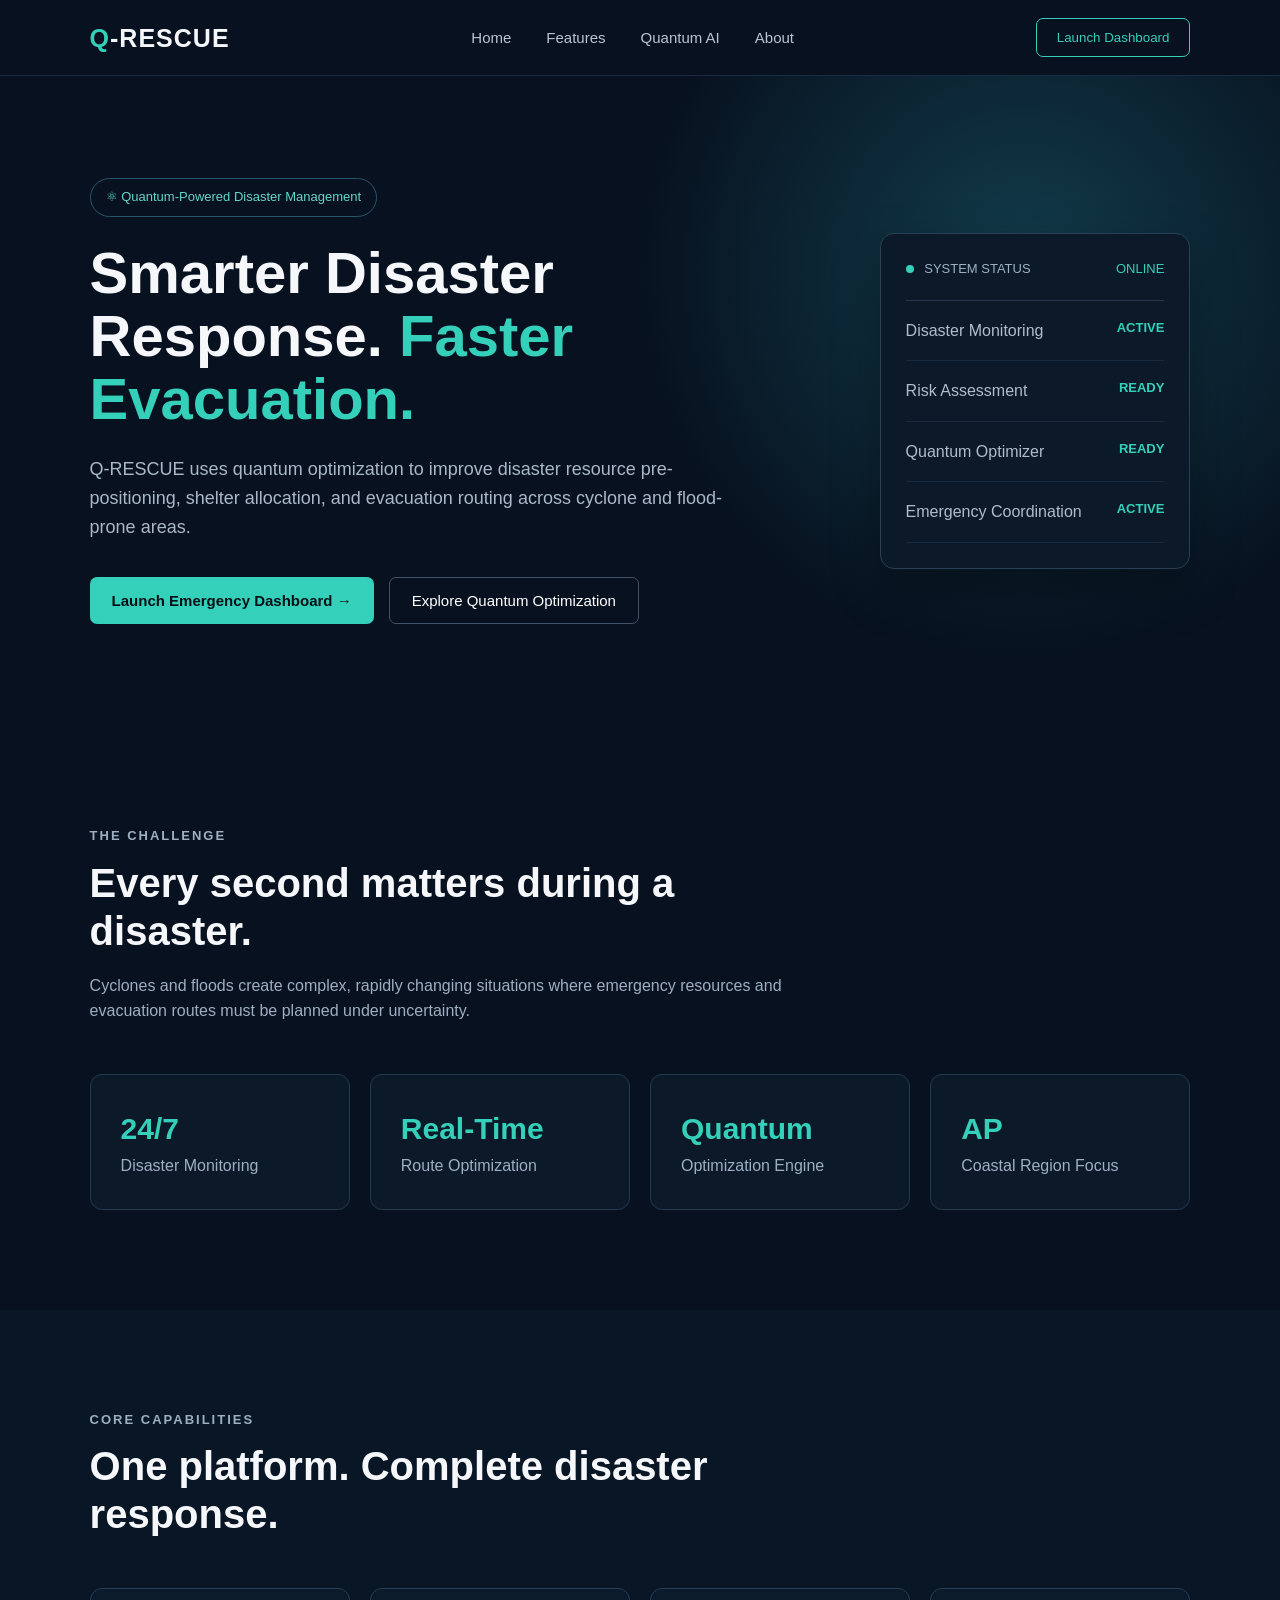
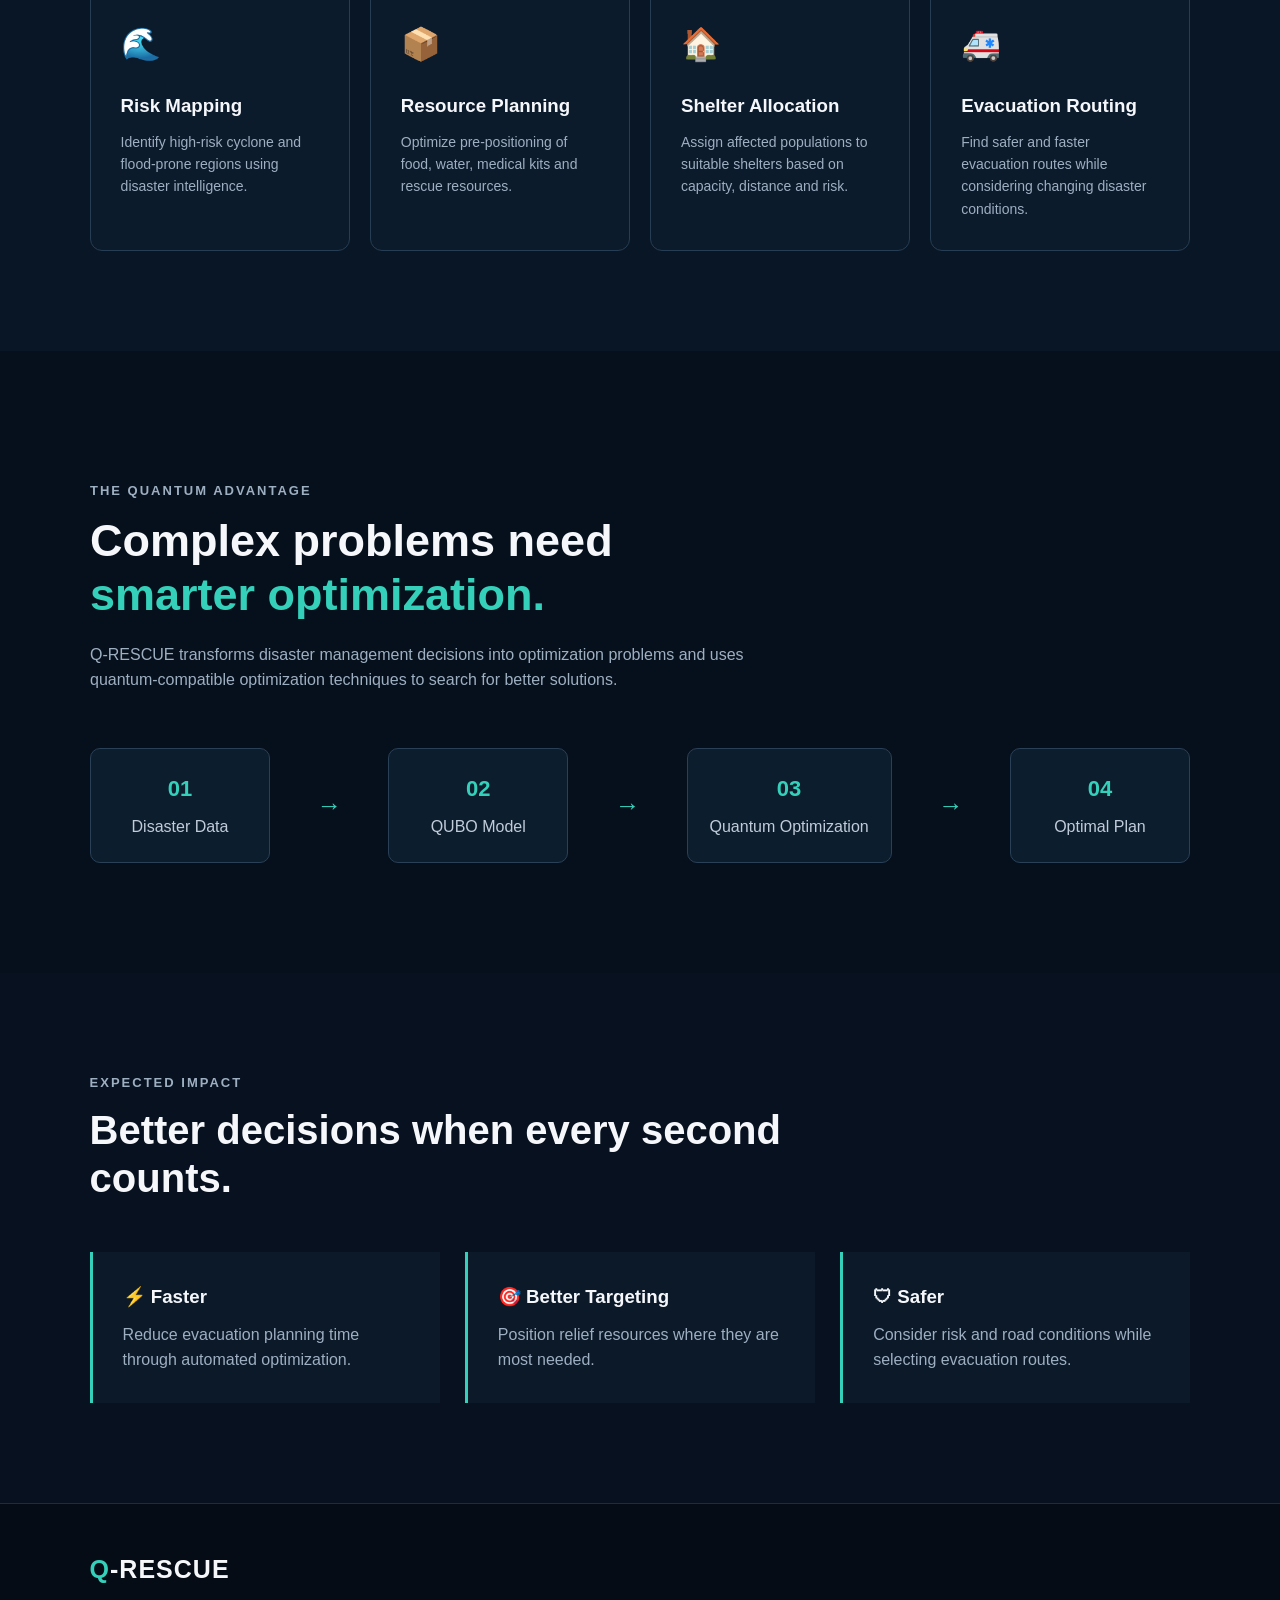
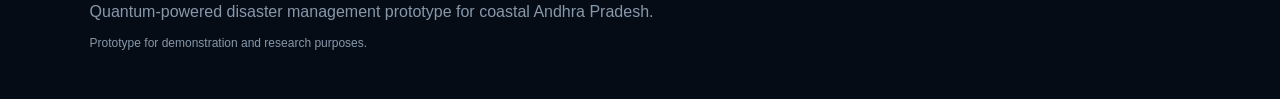
<file: frontend/index.html>
<!DOCTYPE html>
<html lang="en">
<head>
    <meta charset="UTF-8">
    <meta name="viewport" content="width=device-width, initial-scale=1.0">

    <title>Q-RESCUE | Quantum Disaster Management</title>

    <link rel="stylesheet" href="style.css">
</head>

<body>

    <!-- Navigation Bar -->
    <nav class="navbar">

        <div class="logo">
            <span>Q</span>-RESCUE
        </div>

        <div class="nav-links">
            <a href="#home">Home</a>
            <a href="#features">Features</a>
            <a href="#quantum">Quantum AI</a>
            <a href="#about">About</a>
        </div>

        <button class="dashboard-btn" onclick="openDashboard()">
            Launch Dashboard
        </button>

    </nav>


    <!-- Hero Section -->
    <section id="home" class="hero">

        <div class="hero-content">

            <div class="badge">
                ⚛ Quantum-Powered Disaster Management
            </div>

            <h1>
                Smarter Disaster Response.
                <span>Faster Evacuation.</span>
            </h1>

            <p>
                Q-RESCUE uses quantum optimization to improve
                disaster resource pre-positioning, shelter allocation,
                and evacuation routing across cyclone and flood-prone areas.
            </p>

            <div class="hero-buttons">

                <button class="primary-btn" onclick="openDashboard()">
                    Launch Emergency Dashboard →
                </button>

                <button class="secondary-btn" onclick="scrollToQuantum()">
                    Explore Quantum Optimization
                </button>

            </div>

        </div>


        <!-- Emergency Status Card -->
        <div class="status-card">

            <div class="status-header">
                <span class="live-dot"></span>
                SYSTEM STATUS
                <span class="online">ONLINE</span>
            </div>

            <div class="status-line">
                <span>Disaster Monitoring</span>
                <strong>ACTIVE</strong>
            </div>

            <div class="status-line">
                <span>Risk Assessment</span>
                <strong>READY</strong>
            </div>

            <div class="status-line">
                <span>Quantum Optimizer</span>
                <strong>READY</strong>
            </div>

            <div class="status-line">
                <span>Emergency Coordination</span>
                <strong>ACTIVE</strong>
            </div>

        </div>

    </section>


    <!-- Problem Section -->
    <section class="problem-section">

        <div class="section-heading">

            <p class="small-title">THE CHALLENGE</p>

            <h2>
                Every second matters during a disaster.
            </h2>

            <p>
                Cyclones and floods create complex, rapidly changing
                situations where emergency resources and evacuation
                routes must be planned under uncertainty.
            </p>

        </div>


        <div class="stats">

            <div class="stat-card">
                <h3>24/7</h3>
                <p>Disaster Monitoring</p>
            </div>

            <div class="stat-card">
                <h3>Real-Time</h3>
                <p>Route Optimization</p>
            </div>

            <div class="stat-card">
                <h3>Quantum</h3>
                <p>Optimization Engine</p>
            </div>

            <div class="stat-card">
                <h3>AP</h3>
                <p>Coastal Region Focus</p>
            </div>

        </div>

    </section>


    <!-- Features -->
    <section id="features" class="features-section">

        <div class="section-heading">

            <p class="small-title">CORE CAPABILITIES</p>

            <h2>
                One platform. Complete disaster response.
            </h2>

        </div>


        <div class="feature-grid">

            <div class="feature-card">

                <div class="feature-icon">🌊</div>

                <h3>Risk Mapping</h3>

                <p>
                    Identify high-risk cyclone and flood-prone
                    regions using disaster intelligence.
                </p>

            </div>


            <div class="feature-card">

                <div class="feature-icon">📦</div>

                <h3>Resource Planning</h3>

                <p>
                    Optimize pre-positioning of food, water,
                    medical kits and rescue resources.
                </p>

            </div>


            <div class="feature-card">

                <div class="feature-icon">🏠</div>

                <h3>Shelter Allocation</h3>

                <p>
                    Assign affected populations to suitable
                    shelters based on capacity, distance and risk.
                </p>

            </div>


            <div class="feature-card">

                <div class="feature-icon">🚑</div>

                <h3>Evacuation Routing</h3>

                <p>
                    Find safer and faster evacuation routes
                    while considering changing disaster conditions.
                </p>

            </div>

        </div>

    </section>


    <!-- Quantum Section -->
    <section id="quantum" class="quantum-section">

        <div class="quantum-content">

            <p class="small-title">THE QUANTUM ADVANTAGE</p>

            <h2>
                Complex problems need
                <span>smarter optimization.</span>
            </h2>

            <p>
                Q-RESCUE transforms disaster management decisions
                into optimization problems and uses quantum-compatible
                optimization techniques to search for better solutions.
            </p>


            <div class="quantum-flow">

                <div>
                    <strong>01</strong>
                    <span>Disaster Data</span>
                </div>

                <div class="arrow">→</div>

                <div>
                    <strong>02</strong>
                    <span>QUBO Model</span>
                </div>

                <div class="arrow">→</div>

                <div>
                    <strong>03</strong>
                    <span>Quantum Optimization</span>
                </div>

                <div class="arrow">→</div>

                <div>
                    <strong>04</strong>
                    <span>Optimal Plan</span>
                </div>

            </div>

        </div>

    </section>


    <!-- Impact -->
    <section id="about" class="impact-section">

        <div class="section-heading">

            <p class="small-title">EXPECTED IMPACT</p>

            <h2>
                Better decisions when every second counts.
            </h2>

        </div>


        <div class="impact-grid">

            <div>
                <h3>⚡ Faster</h3>
                <p>
                    Reduce evacuation planning time through
                    automated optimization.
                </p>
            </div>

            <div>
                <h3>🎯 Better Targeting</h3>
                <p>
                    Position relief resources where they are
                    most needed.
                </p>
            </div>

            <div>
                <h3>🛡 Safer</h3>
                <p>
                    Consider risk and road conditions while
                    selecting evacuation routes.
                </p>
            </div>

        </div>

    </section>


    <!-- Footer -->
    <footer>

        <div class="logo">
            <span>Q</span>-RESCUE
        </div>

        <p>
            Quantum-powered disaster management prototype
            for coastal Andhra Pradesh.
        </p>

        <p class="footer-note">
            Prototype for demonstration and research purposes.
        </p>

    </footer>


    <script src="script.js"></script>

</body>
</html>
</file>
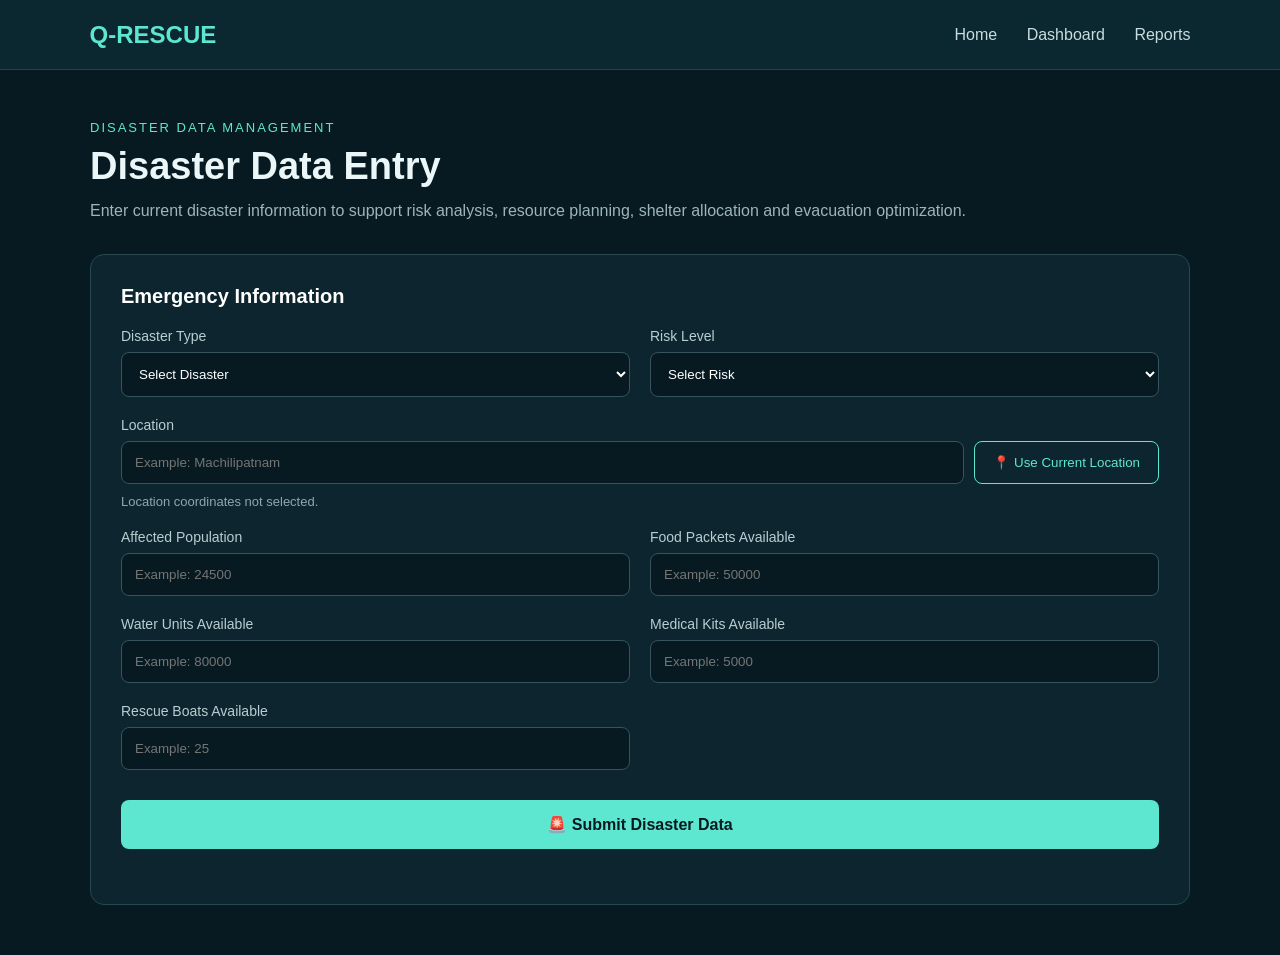
<file: frontend/disaster.html>
<!DOCTYPE html>
<html lang="en">

<head>

    <meta charset="UTF-8">

    <meta name="viewport"
          content="width=device-width, initial-scale=1.0">

    <title>Q-RESCUE | Disaster Data Entry</title>


    <style>

        * {
            box-sizing: border-box;
            margin: 0;
            padding: 0;
        }


        body {
            font-family: Arial, sans-serif;
            background: #071a21;
            color: #eaf6f7;
        }


        nav {
            height: 70px;
            background: #0b2730;

            display: flex;
            align-items: center;
            justify-content: space-between;

            padding: 0 7%;

            border-bottom: 1px solid #23434c;
        }


        .logo {
            font-size: 24px;
            font-weight: bold;
            color: #5ee7d0;
        }


        nav a {
            color: #c9dcdf;
            text-decoration: none;
            margin-left: 25px;
        }


        nav a:hover {
            color: #5ee7d0;
        }


        .container {
            width: 90%;
            max-width: 1100px;
            margin: 50px auto;
        }


        .heading {
            margin-bottom: 30px;
        }


        .small-title {
            color: #5ee7d0;
            font-size: 13px;
            letter-spacing: 2px;
            margin-bottom: 10px;
        }


        h1 {
            font-size: 38px;
            margin-bottom: 10px;
        }


        .subtitle {
            color: #9db5ba;
            line-height: 1.6;
        }


        .form-card {
            background: #0c252e;
            border: 1px solid #284750;
            border-radius: 14px;
            padding: 30px;
        }


        .section-title {
            font-size: 20px;
            margin-bottom: 20px;
            color: #ffffff;
        }


        .form-grid {
            display: grid;
            grid-template-columns: repeat(2, 1fr);
            gap: 20px;
        }


        .form-group {
            display: flex;
            flex-direction: column;
        }


        .form-group.full {
            grid-column: 1 / -1;
        }


        label {
            margin-bottom: 8px;
            color: #b9ced1;
            font-size: 14px;
        }


        input,
        select {
            padding: 13px;

            border-radius: 8px;

            border: 1px solid #35545d;

            background: #071a21;

            color: white;

            outline: none;
        }


        input:focus,
        select:focus {
            border-color: #5ee7d0;
        }


        .location-box {
            display: grid;
            grid-template-columns: 1fr auto;
            gap: 10px;
        }


        .gps-btn {
            border: 1px solid #5ee7d0;

            background: transparent;

            color: #5ee7d0;

            padding: 0 18px;

            border-radius: 8px;

            cursor: pointer;
        }


        .gps-btn:hover {
            background: #123b42;
        }


        .coordinates {
            margin-top: 10px;

            color: #8da9ae;

            font-size: 13px;
        }


        .submit-btn {
            margin-top: 30px;

            width: 100%;

            padding: 15px;

            border: none;

            border-radius: 8px;

            background: #5ee7d0;

            color: #071a21;

            font-size: 16px;

            font-weight: bold;

            cursor: pointer;
        }


        .submit-btn:hover {
            opacity: 0.9;
        }


        .submit-btn:disabled {
            opacity: 0.6;
            cursor: not-allowed;
        }


        #result {
            margin-top: 25px;
        }


        .success {
            background: #123b32;

            border: 1px solid #3dc7a9;

            padding: 18px;

            border-radius: 10px;

            color: #bff8eb;
        }


        .error {
            background: #3a2020;

            border: 1px solid #d96b6b;

            padding: 18px;

            border-radius: 10px;

            color: #ffd0d0;
        }


        .loading {
            background: #12323a;

            border: 1px solid #5ee7d0;

            padding: 18px;

            border-radius: 10px;

            color: #c9f8f1;
        }


        @media (max-width: 700px) {

            .form-grid {
                grid-template-columns: 1fr;
            }


            .form-group.full {
                grid-column: auto;
            }


            .location-box {
                grid-template-columns: 1fr;
            }


            .gps-btn {
                padding: 12px;
            }


            h1 {
                font-size: 30px;
            }

        }

    </style>

</head>


<body>


<nav>

    <div class="logo">
        Q-RESCUE
    </div>


    <div>

        <a href="index.html">
            Home
        </a>

        <a href="dashboard.html">
            Dashboard
        </a>

        <a href="reports.html">
            Reports
        </a>

    </div>

</nav>



<div class="container">


    <div class="heading">

        <p class="small-title">
            DISASTER DATA MANAGEMENT
        </p>


        <h1>
            Disaster Data Entry
        </h1>


        <p class="subtitle">
            Enter current disaster information to support risk analysis,
            resource planning, shelter allocation and evacuation optimization.
        </p>

    </div>



    <div class="form-card">


        <h2 class="section-title">
            Emergency Information
        </h2>



        <form id="disasterForm">


            <div class="form-grid">


                <!-- DISASTER TYPE -->

                <div class="form-group">

                    <label>
                        Disaster Type
                    </label>


                    <select id="disasterType" required>

                        <option value="">
                            Select Disaster
                        </option>

                        <option value="Cyclone">
                            Cyclone
                        </option>

                        <option value="Flood">
                            Flood
                        </option>

                        <option value="Cyclone + Flood">
                            Cyclone + Flood
                        </option>

                    </select>

                </div>



                <!-- RISK LEVEL -->

                <div class="form-group">

                    <label>
                        Risk Level
                    </label>


                    <select id="riskLevel" required>

                        <option value="">
                            Select Risk
                        </option>

                        <option value="HIGH">
                            HIGH
                        </option>

                        <option value="MEDIUM">
                            MEDIUM
                        </option>

                        <option value="LOW">
                            LOW
                        </option>

                    </select>

                </div>



                <!-- LOCATION -->

                <div class="form-group full">

                    <label>
                        Location
                    </label>


                    <div class="location-box">

                        <input
                            type="text"
                            id="location"
                            placeholder="Example: Machilipatnam"
                            required
                        >


                        <button
                            type="button"
                            class="gps-btn"
                            onclick="getCurrentLocation()"
                        >
                            📍 Use Current Location
                        </button>

                    </div>


                    <div
                        id="coordinates"
                        class="coordinates"
                    >
                        Location coordinates not selected.
                    </div>

                </div>



                <!-- POPULATION -->

                <div class="form-group">

                    <label>
                        Affected Population
                    </label>


                    <input
                        type="number"
                        id="population"
                        placeholder="Example: 24500"
                        min="0"
                        required
                    >

                </div>



                <!-- FOOD -->

                <div class="form-group">

                    <label>
                        Food Packets Available
                    </label>


                    <input
                        type="number"
                        id="food"
                        placeholder="Example: 50000"
                        min="0"
                        required
                    >

                </div>



                <!-- WATER -->

                <div class="form-group">

                    <label>
                        Water Units Available
                    </label>


                    <input
                        type="number"
                        id="water"
                        placeholder="Example: 80000"
                        min="0"
                        required
                    >

                </div>



                <!-- MEDICAL -->

                <div class="form-group">

                    <label>
                        Medical Kits Available
                    </label>


                    <input
                        type="number"
                        id="medical"
                        placeholder="Example: 5000"
                        min="0"
                        required
                    >

                </div>



                <!-- RESCUE BOATS -->

                <div class="form-group">

                    <label>
                        Rescue Boats Available
                    </label>


                    <input
                        type="number"
                        id="boats"
                        placeholder="Example: 25"
                        min="0"
                        required
                    >

                </div>


            </div>



            <button
                type="submit"
                class="submit-btn"
                id="submitBtn"
            >
                🚨 Submit Disaster Data
            </button>


        </form>



        <div id="result"></div>


    </div>


</div>




<script>


/* =========================================
   Q-RESCUE LIVE BACKEND
========================================= */

const API_BASE =
    "https://q-rescue2.onrender.com";



/* =========================================
   GPS VARIABLES
========================================= */

let latitude = null;

let longitude = null;



/* =========================================
   CURRENT LOCATION
========================================= */

function getCurrentLocation() {


    const locationInput =
        document.getElementById("location");


    const coordinates =
        document.getElementById("coordinates");



    if (!navigator.geolocation) {

        alert(
            "Geolocation is not supported by this browser."
        );

        return;
    }



    locationInput.value =
        "Getting your location...";


    coordinates.innerText =
        "Getting GPS coordinates...";



    navigator.geolocation.getCurrentPosition(


        async function(position) {


            latitude =
                position.coords.latitude;


            longitude =
                position.coords.longitude;



            coordinates.innerText =
                "Latitude: " +
                latitude.toFixed(6) +
                " | Longitude: " +
                longitude.toFixed(6);



            /* REVERSE GEOCODING */

            try {


                const response =
                    await fetch(
                        `https://nominatim.openstreetmap.org/reverse?format=json&lat=${latitude}&lon=${longitude}&zoom=18&addressdetails=1`,
                        {
                            headers: {
                                "Accept":
                                    "application/json"
                            }
                        }
                    );



                if (!response.ok) {

                    throw new Error(
                        "Reverse geocoding failed"
                    );

                }



                const data =
                    await response.json();



                if (
                    data &&
                    data.address
                ) {


                    const address =
                        data.address;



                    const fullAddress = [

                        address.house_number,

                        address.road,

                        address.neighbourhood,

                        address.suburb,

                        address.city ||
                        address.town ||
                        address.village,

                        address.state,

                        address.postcode

                    ]
                    .filter(Boolean)
                    .join(", ");



                    locationInput.value =
                        fullAddress;

                }

                else {

                    locationInput.value =
                        "Address not found";

                }


            }


            catch (error) {


                console.error(
                    "Reverse geocoding error:",
                    error
                );


                locationInput.value = "";


                alert(
                    "Unable to get the address. Please enter the location manually."
                );

            }


        },


        function(error) {


            locationInput.value = "";


            coordinates.innerText =
                "Location coordinates not selected.";



            if (
                error.code ===
                error.PERMISSION_DENIED
            ) {


                alert(
                    "Location permission denied. Please allow location access."
                );

            }


            else if (
                error.code ===
                error.POSITION_UNAVAILABLE
            ) {


                alert(
                    "Location information is unavailable."
                );

            }


            else if (
                error.code ===
                error.TIMEOUT
            ) {


                alert(
                    "Location request timed out. Please try again."
                );

            }


        }

    );

}



/* =========================================
   SUBMIT DISASTER DATA
========================================= */

document
    .getElementById("disasterForm")
    .addEventListener(
        "submit",
        async function(event) {


            event.preventDefault();



            const result =
                document.getElementById(
                    "result"
                );


            const submitBtn =
                document.getElementById(
                    "submitBtn"
                );



            /* =====================================
               COLLECT FORM DATA
            ===================================== */

            const data = {

                disaster_type:
                    document
                        .getElementById(
                            "disasterType"
                        )
                        .value,


                risk_level:
                    document
                        .getElementById(
                            "riskLevel"
                        )
                        .value,


                location:
                    document
                        .getElementById(
                            "location"
                        )
                        .value.trim(),


                latitude:
                    latitude,


                longitude:
                    longitude,


                population:
                    Number(
                        document
                            .getElementById(
                                "population"
                            )
                            .value
                    ),


                food:
                    Number(
                        document
                            .getElementById(
                                "food"
                            )
                            .value
                    ),


                water:
                    Number(
                        document
                            .getElementById(
                                "water"
                            )
                            .value
                    ),


                medical_kits:
                    Number(
                        document
                            .getElementById(
                                "medical"
                            )
                            .value
                    ),


                rescue_boats:
                    Number(
                        document
                            .getElementById(
                                "boats"
                            )
                            .value
                    )

            };



            /* =====================================
               SHOW LOADING
            ===================================== */

            result.innerHTML = `

                <div class="loading">

                    ⏳ Connecting to Q-RESCUE backend...

                    <br><br>

                    Please wait.

                </div>

            `;



            submitBtn.disabled = true;

            submitBtn.innerText =
                "⏳ Submitting Data...";



            /* =====================================
               REQUEST TIMEOUT
            ===================================== */

            const controller =
                new AbortController();


            const timeout =
                setTimeout(
                    function() {

                        controller.abort();

                    },
                    90000
                );



            try {


                /* =================================
                   SEND DATA TO RENDER BACKEND
                ================================= */

                const response =
                    await fetch(
                        API_BASE +
                        "/api/disasters",
                        {

                            method: "POST",


                            headers: {

                                "Content-Type":
                                    "application/json",

                                "Accept":
                                    "application/json"

                            },


                            body:
                                JSON.stringify(
                                    data
                                ),


                            signal:
                                controller.signal

                        }
                    );



                clearTimeout(timeout);



                /* =================================
                   READ RESPONSE SAFELY
                ================================= */

                const responseText =
                    await response.text();


                let responseData = {};


                try {

                    responseData =
                        JSON.parse(
                            responseText
                        );

                }

                catch (jsonError) {

                    responseData = {

                        error:
                            responseText ||
                            "Invalid response from backend."

                    };

                }



                /* =================================
                   SUCCESS
                ================================= */

                if (response.ok) {


                    result.innerHTML = `

                        <div class="success">

                            <strong>
                                ✓ Disaster data submitted successfully!
                            </strong>

                            <br><br>

                            Record ID:
                            ${responseData.id ?? "N/A"}

                            <br>

                            Location:
                            ${responseData.location ?? data.location}

                            <br>

                            Risk Level:
                            ${responseData.risk_level ?? data.risk_level}

                        </div>

                    `;



                    /* RESET FORM */

                    document
                        .getElementById(
                            "disasterForm"
                        )
                        .reset();


                    latitude = null;

                    longitude = null;


                    document
                        .getElementById(
                            "coordinates"
                        )
                        .innerText =
                        "Location coordinates not selected.";

                }



                /* =================================
                   BACKEND ERROR
                ================================= */

                else {


                    result.innerHTML = `

                        <div class="error">

                            <strong>
                                ✗ Unable to submit disaster data.
                            </strong>

                            <br><br>

                            ${
                                responseData.error ||
                                `Server returned HTTP ${response.status}.`
                            }

                        </div>

                    `;

                }


            }



            /* =====================================
               REQUEST TIMEOUT
            ===================================== */

            catch (error) {


                clearTimeout(timeout);


                console.error(
                    "Submit error:",
                    error
                );



                if (
                    error.name ===
                    "AbortError"
                ) {


                    result.innerHTML = `

                        <div class="error">

                            <strong>
                                ⏱ Backend is taking too long to respond.
                            </strong>

                            <br><br>

                            The Render backend may have been sleeping.
                            Please wait a little and click
                            <strong>Submit Disaster Data</strong>
                            again.

                        </div>

                    `;

                }


                else {


                    result.innerHTML = `

                        <div class="error">

                            <strong>
                                ✗ Backend connection failed.
                            </strong>

                            <br><br>

                            Please make sure the Q-RESCUE backend is running
                            and try again.

                            <br><br>

                            Backend:
                            ${API_BASE}

                        </div>

                    `;

                }


            }



            finally {


                submitBtn.disabled = false;


                submitBtn.innerText =
                    "🚨 Submit Disaster Data";

            }


        }

    );


</script>


</body>

</html>
</file>
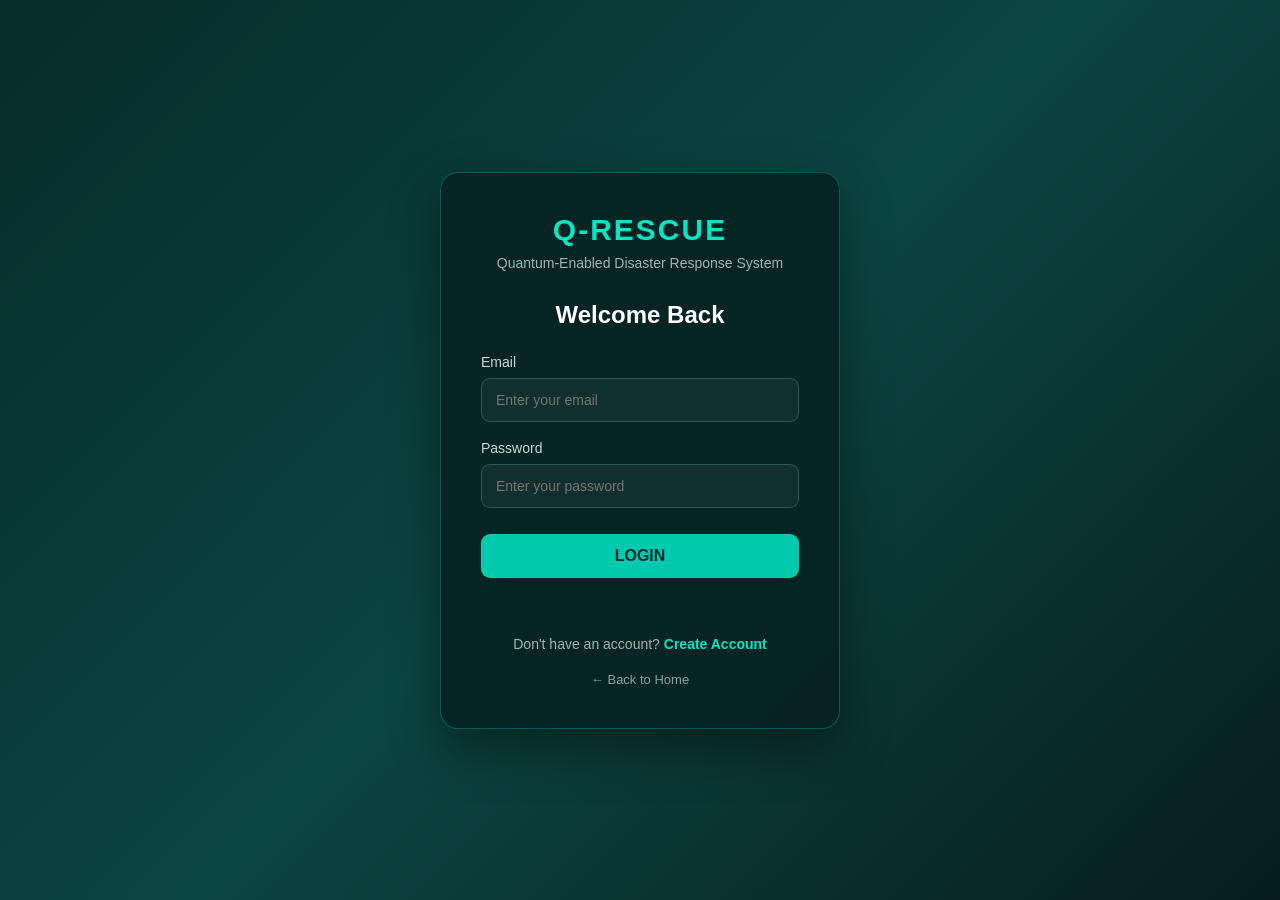
<file: frontend/login.html>
<!DOCTYPE html>
<html lang="en">
<head>
    <meta charset="UTF-8">
    <meta name="viewport" content="width=device-width, initial-scale=1.0">
    <title>Q-RESCUE | Login</title>

    <style>
        * {
            margin: 0;
            padding: 0;
            box-sizing: border-box;
            font-family: Arial, sans-serif;
        }

        body {
            min-height: 100vh;
            background: linear-gradient(135deg, #062c2b, #0b4542, #071d1d);
            display: flex;
            align-items: center;
            justify-content: center;
            color: white;
        }

        .login-container {
            width: 400px;
            padding: 40px;
            background: rgba(7, 35, 34, 0.95);
            border: 1px solid rgba(0, 255, 220, 0.25);
            border-radius: 18px;
            box-shadow: 0 20px 50px rgba(0, 0, 0, 0.4);
        }

        .logo {
            text-align: center;
            font-size: 30px;
            font-weight: bold;
            letter-spacing: 2px;
            color: #00e6c3;
            margin-bottom: 8px;
        }

        .subtitle {
            text-align: center;
            color: #9bb8b5;
            font-size: 14px;
            margin-bottom: 30px;
        }

        h2 {
            text-align: center;
            margin-bottom: 25px;
            font-size: 24px;
        }

        .input-group {
            margin-bottom: 18px;
        }

        label {
            display: block;
            margin-bottom: 8px;
            color: #c7dcda;
            font-size: 14px;
        }

        input {
            width: 100%;
            padding: 13px 14px;
            border: 1px solid #315957;
            border-radius: 9px;
            background: #102f2e;
            color: white;
            outline: none;
            font-size: 14px;
        }

        input:focus {
            border-color: #00e6c3;
            box-shadow: 0 0 8px rgba(0, 230, 195, 0.15);
        }

        .login-btn {
            width: 100%;
            padding: 13px;
            margin-top: 8px;
            border: none;
            border-radius: 9px;
            background: #00c9ad;
            color: #062c2b;
            font-size: 16px;
            font-weight: bold;
            cursor: pointer;
            transition: 0.3s;
        }

        .login-btn:hover {
            background: #00e6c3;
            transform: translateY(-1px);
        }

        .login-btn:disabled {
            opacity: 0.6;
            cursor: not-allowed;
            transform: none;
        }

        .message {
            text-align: center;
            margin-top: 15px;
            font-size: 14px;
            min-height: 18px;
        }

        .signup-text {
            text-align: center;
            margin-top: 25px;
            color: #9bb8b5;
            font-size: 14px;
        }

        .signup-text a {
            color: #00e6c3;
            text-decoration: none;
            font-weight: bold;
        }

        .signup-text a:hover {
            text-decoration: underline;
        }

        .back-home {
            text-align: center;
            margin-top: 18px;
        }

        .back-home a {
            color: #7fa7a3;
            text-decoration: none;
            font-size: 13px;
        }

        .back-home a:hover {
            color: #00e6c3;
        }

        @media (max-width: 480px) {
            .login-container {
                width: 90%;
                padding: 30px 25px;
            }
        }
    </style>
</head>

<body>

    <div class="login-container">

        <div class="logo">Q-RESCUE</div>

        <div class="subtitle">
            Quantum-Enabled Disaster Response System
        </div>

        <h2>Welcome Back</h2>

        <form id="loginForm">

            <div class="input-group">
                <label for="email">Email</label>

                <input
                    type="email"
                    id="email"
                    placeholder="Enter your email"
                    required
                >
            </div>

            <div class="input-group">
                <label for="password">Password</label>

                <input
                    type="password"
                    id="password"
                    placeholder="Enter your password"
                    required
                >
            </div>

            <button
                type="submit"
                class="login-btn"
                id="loginButton"
            >
                LOGIN
            </button>

        </form>

        <div id="message" class="message"></div>

        <div class="signup-text">
            Don't have an account?
            <a href="signup.html">Create Account</a>
        </div>

        <div class="back-home">
            <a href="index.html">← Back to Home</a>
        </div>

    </div>


    <!-- ================= LOGIN JAVASCRIPT ================= -->

    <script>

        document
            .getElementById("loginForm")
            .addEventListener("submit", async function(e) {

                e.preventDefault();

                const email =
                    document.getElementById("email").value.trim();

                const password =
                    document.getElementById("password").value;

                const message =
                    document.getElementById("message");

                const loginButton =
                    document.getElementById("loginButton");


                // Clear previous message
                message.textContent = "";


                // Disable button while checking
                loginButton.disabled = true;
                loginButton.textContent = "CHECKING...";


                try {

                    const response = await fetch(
                        "https://q-rescue2.onrender.com/api/login",
                        {
                            method: "POST",

                            headers: {
                                "Content-Type": "application/json"
                            },

                            body: JSON.stringify({
                                email: email,
                                password: password
                            })
                        }
                    );


                    const data = await response.json();


                    // ================= SUCCESS =================

                    if (response.ok && data.success) {

                        message.textContent =
                            "Login successful!";

                        message.style.color =
                            "#00ff88";


                        // Save logged-in user
                        localStorage.setItem(
                            "qrescue_user",
                            JSON.stringify(data.user)
                        );


                        loginButton.textContent =
                            "SUCCESS";


                        // Redirect to dashboard
                        setTimeout(function() {

                            window.location.href =
                                "dashboard.html";

                        }, 700);

                    }


                    // ================= ERROR =================

                    else {

                        message.textContent =
                            data.message ||
                            "Invalid email or password";

                        message.style.color =
                            "#ff4d6d";


                        loginButton.disabled = false;

                        loginButton.textContent =
                            "LOGIN";
                    }

                }


                // ================= SERVER ERROR =================

                catch (error) {

                    console.error(
                        "Login Error:",
                        error
                    );


                    message.textContent =
                        "Unable to connect to server";

                    message.style.color =
                        "#ff4d6d";


                    loginButton.disabled = false;

                    loginButton.textContent =
                        "LOGIN";
                }

            });

    </script>

</body>
</html>
</file>
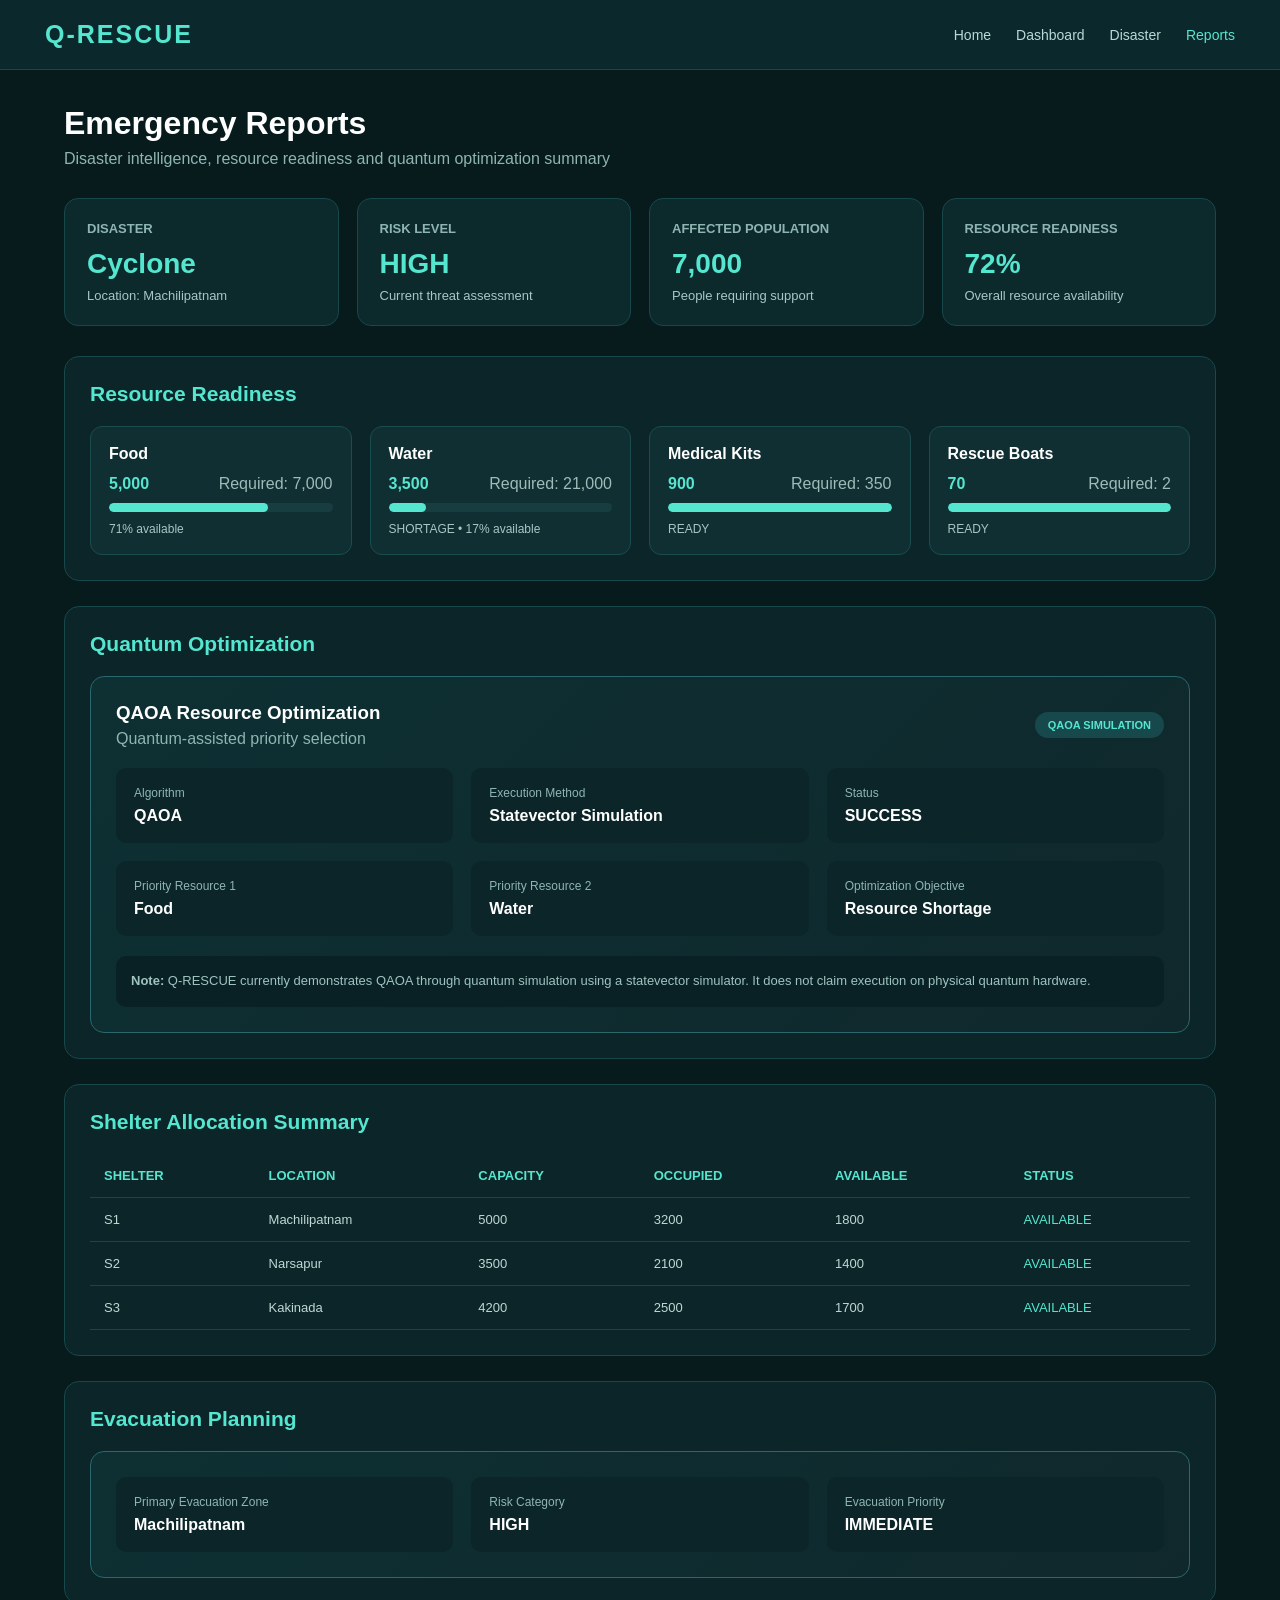
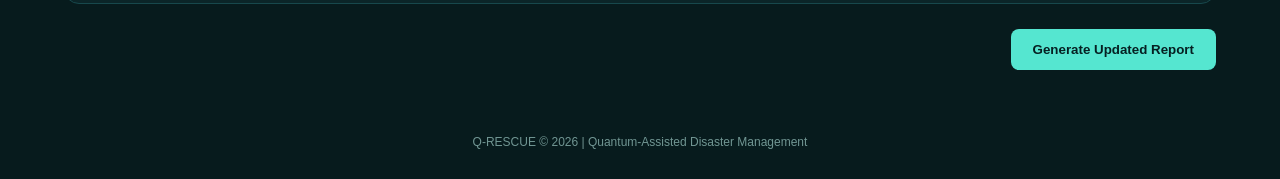
<file: frontend/reports.html>
<!DOCTYPE html>
<html lang="en">
<head>
    <meta charset="UTF-8">
    <meta name="viewport" content="width=device-width, initial-scale=1.0">

    <title>Q-RESCUE | Reports</title>

    <style>
        * {
            margin: 0;
            padding: 0;
            box-sizing: border-box;
            font-family: Arial, sans-serif;
        }

        body {
            background: #071b1d;
            color: #ffffff;
            min-height: 100vh;
        }

        /* NAVBAR */
        .navbar {
            height: 70px;
            background: #0b292c;
            display: flex;
            align-items: center;
            justify-content: space-between;
            padding: 0 45px;
            border-bottom: 1px solid #17484c;
        }

        .logo {
            font-size: 25px;
            font-weight: bold;
            color: #55e6d0;
            letter-spacing: 2px;
        }

        .nav-links {
            display: flex;
            gap: 25px;
        }

        .nav-links a {
            color: #b8d9d6;
            text-decoration: none;
            font-size: 14px;
            transition: 0.3s;
        }

        .nav-links a:hover,
        .nav-links a.active {
            color: #55e6d0;
        }

        /* MAIN */
        .container {
            width: 90%;
            max-width: 1250px;
            margin: 35px auto;
        }

        .page-title {
            margin-bottom: 8px;
            font-size: 32px;
        }

        .page-subtitle {
            color: #8fb5b2;
            margin-bottom: 30px;
        }

        /* SUMMARY CARDS */
        .summary-grid {
            display: grid;
            grid-template-columns: repeat(4, 1fr);
            gap: 18px;
            margin-bottom: 30px;
        }

        .summary-card {
            background: #0c292c;
            border: 1px solid #17484c;
            border-radius: 14px;
            padding: 22px;
        }

        .summary-card h4 {
            color: #8fb5b2;
            font-size: 13px;
            margin-bottom: 12px;
            text-transform: uppercase;
        }

        .summary-card .value {
            font-size: 28px;
            font-weight: bold;
            color: #55e6d0;
        }

        .summary-card p {
            margin-top: 8px;
            color: #a7c7c4;
            font-size: 13px;
        }

        /* SECTIONS */
        .section {
            background: #0b2528;
            border: 1px solid #17484c;
            border-radius: 15px;
            padding: 25px;
            margin-bottom: 25px;
        }

        .section h2 {
            font-size: 21px;
            margin-bottom: 20px;
            color: #55e6d0;
        }

        /* RESOURCE GRID */
        .resource-grid {
            display: grid;
            grid-template-columns: repeat(4, 1fr);
            gap: 18px;
        }

        .resource-card {
            background: #102f32;
            border-radius: 12px;
            padding: 18px;
            border: 1px solid #1b4c50;
        }

        .resource-card h3 {
            font-size: 16px;
            margin-bottom: 12px;
        }

        .resource-numbers {
            display: flex;
            justify-content: space-between;
            margin-bottom: 10px;
        }

        .available {
            color: #55e6d0;
            font-weight: bold;
        }

        .required {
            color: #9ebbb8;
        }

        .bar {
            width: 100%;
            height: 9px;
            background: #183d40;
            border-radius: 10px;
            overflow: hidden;
        }

        .bar-fill {
            height: 100%;
            width: 0%;
            background: #55e6d0;
            border-radius: 10px;
            transition: width 0.7s ease;
        }

        .status {
            margin-top: 10px;
            font-size: 12px;
            color: #a7c7c4;
        }

        /* QUANTUM */
        .quantum-box {
            background: linear-gradient(135deg, #0d3033, #10282c);
            border: 1px solid #2a686d;
            border-radius: 14px;
            padding: 25px;
        }

        .quantum-header {
            display: flex;
            justify-content: space-between;
            align-items: center;
            margin-bottom: 20px;
        }

        .quantum-badge {
            background: #17484c;
            color: #55e6d0;
            padding: 7px 13px;
            border-radius: 20px;
            font-size: 11px;
            font-weight: bold;
        }

        .quantum-grid {
            display: grid;
            grid-template-columns: repeat(3, 1fr);
            gap: 18px;
        }

        .quantum-item {
            background: #0b2528;
            border-radius: 10px;
            padding: 18px;
        }

        .quantum-item span {
            display: block;
            color: #8fb5b2;
            font-size: 12px;
            margin-bottom: 7px;
        }

        .quantum-item strong {
            color: #ffffff;
            font-size: 16px;
        }

        .quantum-note {
            margin-top: 20px;
            padding: 15px;
            background: #092124;
            border-radius: 10px;
            color: #9fc3bf;
            font-size: 13px;
            line-height: 1.6;
        }

        /* SHELTER */
        .table-container {
            overflow-x: auto;
        }

        table {
            width: 100%;
            border-collapse: collapse;
        }

        th,
        td {
            padding: 14px;
            text-align: left;
            border-bottom: 1px solid #194448;
        }

        th {
            color: #55e6d0;
            font-size: 13px;
        }

        td {
            color: #c0d7d4;
            font-size: 13px;
        }

        .safe {
            color: #55e6d0;
        }

        .medium {
            color: #f1c75b;
        }

        /* BUTTON */
        .button-area {
            display: flex;
            justify-content: flex-end;
            margin-top: 25px;
        }

        button {
            background: #55e6d0;
            color: #062022;
            border: none;
            padding: 13px 22px;
            border-radius: 8px;
            font-weight: bold;
            cursor: pointer;
            transition: 0.3s;
        }

        button:hover {
            transform: translateY(-2px);
            opacity: 0.9;
        }

        /* FOOTER */
        footer {
            text-align: center;
            color: #719693;
            font-size: 12px;
            padding: 30px;
        }

        /* RESPONSIVE */
        @media (max-width: 900px) {
            .summary-grid,
            .resource-grid {
                grid-template-columns: repeat(2, 1fr);
            }

            .quantum-grid {
                grid-template-columns: 1fr;
            }
        }

        @media (max-width: 600px) {
            .navbar {
                padding: 0 20px;
            }

            .nav-links {
                gap: 10px;
            }

            .nav-links a {
                font-size: 11px;
            }

            .container {
                width: 94%;
            }

            .summary-grid,
            .resource-grid {
                grid-template-columns: 1fr;
            }
        }
    </style>
</head>

<body>

    <!-- NAVBAR -->
    <nav class="navbar">

        <div class="logo">
            Q-RESCUE
        </div>

        <div class="nav-links">
            <a href="index.html">Home</a>
            <a href="dashboard.html">Dashboard</a>
            <a href="disaster.html">Disaster</a>
            <a href="reports.html" class="active">Reports</a>
        </div>

    </nav>


    <!-- MAIN CONTENT -->
    <main class="container">

        <h1 class="page-title">Emergency Reports</h1>

        <p class="page-subtitle">
            Disaster intelligence, resource readiness and quantum optimization summary
        </p>


        <!-- SUMMARY -->
        <div class="summary-grid">

            <div class="summary-card">
                <h4>Disaster</h4>
                <div class="value" id="disasterName">--</div>
                <p id="locationName">Location: --</p>
            </div>

            <div class="summary-card">
                <h4>Risk Level</h4>
                <div class="value" id="riskLevel">--</div>
                <p>Current threat assessment</p>
            </div>

            <div class="summary-card">
                <h4>Affected Population</h4>
                <div class="value" id="population">--</div>
                <p>People requiring support</p>
            </div>

            <div class="summary-card">
                <h4>Resource Readiness</h4>
                <div class="value" id="readiness">--%</div>
                <p>Overall resource availability</p>
            </div>

        </div>


        <!-- RESOURCE READINESS -->
        <section class="section">

            <h2>Resource Readiness</h2>

            <div class="resource-grid">

                <div class="resource-card">

                    <h3>Food</h3>

                    <div class="resource-numbers">
                        <span class="available" id="foodAvailable">0</span>
                        <span class="required">
                            Required: <span id="foodRequired">0</span>
                        </span>
                    </div>

                    <div class="bar">
                        <div class="bar-fill" id="foodBar"></div>
                    </div>

                    <div class="status" id="foodStatus">
                        Loading...
                    </div>

                </div>


                <div class="resource-card">

                    <h3>Water</h3>

                    <div class="resource-numbers">
                        <span class="available" id="waterAvailable">0</span>
                        <span class="required">
                            Required: <span id="waterRequired">0</span>
                        </span>
                    </div>

                    <div class="bar">
                        <div class="bar-fill" id="waterBar"></div>
                    </div>

                    <div class="status" id="waterStatus">
                        Loading...
                    </div>

                </div>


                <div class="resource-card">

                    <h3>Medical Kits</h3>

                    <div class="resource-numbers">
                        <span class="available" id="medicalAvailable">0</span>
                        <span class="required">
                            Required: <span id="medicalRequired">0</span>
                        </span>
                    </div>

                    <div class="bar">
                        <div class="bar-fill" id="medicalBar"></div>
                    </div>

                    <div class="status" id="medicalStatus">
                        Loading...
                    </div>

                </div>


                <div class="resource-card">

                    <h3>Rescue Boats</h3>

                    <div class="resource-numbers">
                        <span class="available" id="boatsAvailable">0</span>
                        <span class="required">
                            Required: <span id="boatsRequired">0</span>
                        </span>
                    </div>

                    <div class="bar">
                        <div class="bar-fill" id="boatsBar"></div>
                    </div>

                    <div class="status" id="boatsStatus">
                        Loading...
                    </div>

                </div>

            </div>

        </section>


        <!-- QUANTUM OPTIMIZATION -->
        <section class="section">

            <h2>Quantum Optimization</h2>

            <div class="quantum-box">

                <div class="quantum-header">

                    <div>
                        <h3>QAOA Resource Optimization</h3>
                        <p style="color:#8fb5b2; margin-top:6px;">
                            Quantum-assisted priority selection
                        </p>
                    </div>

                    <div class="quantum-badge">
                        QAOA SIMULATION
                    </div>

                </div>


                <div class="quantum-grid">

                    <div class="quantum-item">

                        <span>Algorithm</span>

                        <strong>
                            QAOA
                        </strong>

                    </div>


                    <div class="quantum-item">

                        <span>Execution Method</span>

                        <strong>
                            Statevector Simulation
                        </strong>

                    </div>


                    <div class="quantum-item">

                        <span>Status</span>

                        <strong id="quantumStatus">
                            SUCCESS
                        </strong>

                    </div>


                    <div class="quantum-item">

                        <span>Priority Resource 1</span>

                        <strong id="priority1">
                            Food
                        </strong>

                    </div>


                    <div class="quantum-item">

                        <span>Priority Resource 2</span>

                        <strong id="priority2">
                            Water
                        </strong>

                    </div>


                    <div class="quantum-item">

                        <span>Optimization Objective</span>

                        <strong id="objectiveValue">
                            Resource Shortage
                        </strong>

                    </div>

                </div>


                <div class="quantum-note">

                    <strong>Note:</strong>
                    Q-RESCUE currently demonstrates QAOA through quantum
                    simulation using a statevector simulator. It does not
                    claim execution on physical quantum hardware.

                </div>

            </div>

        </section>


        <!-- SHELTER ALLOCATION -->
        <section class="section">

            <h2>Shelter Allocation Summary</h2>

            <div class="table-container">

                <table>

                    <thead>

                        <tr>
                            <th>SHELTER</th>
                            <th>LOCATION</th>
                            <th>CAPACITY</th>
                            <th>OCCUPIED</th>
                            <th>AVAILABLE</th>
                            <th>STATUS</th>
                        </tr>

                    </thead>


                    <tbody>

                        <tr>
                            <td>S1</td>
                            <td>Machilipatnam</td>
                            <td>5000</td>
                            <td>3200</td>
                            <td>1800</td>
                            <td class="safe">AVAILABLE</td>
                        </tr>

                        <tr>
                            <td>S2</td>
                            <td>Narsapur</td>
                            <td>3500</td>
                            <td>2100</td>
                            <td>1400</td>
                            <td class="safe">AVAILABLE</td>
                        </tr>

                        <tr>
                            <td>S3</td>
                            <td>Kakinada</td>
                            <td>4200</td>
                            <td>2500</td>
                            <td>1700</td>
                            <td class="safe">AVAILABLE</td>
                        </tr>

                    </tbody>

                </table>

            </div>

        </section>


        <!-- EVACUATION -->
        <section class="section">

            <h2>Evacuation Planning</h2>

            <div class="quantum-box">

                <div class="quantum-grid">

                    <div class="quantum-item">
                        <span>Primary Evacuation Zone</span>
                        <strong id="evacuationLocation">
                            Machilipatnam
                        </strong>
                    </div>

                    <div class="quantum-item">
                        <span>Risk Category</span>
                        <strong id="evacuationRisk">
                            HIGH
                        </strong>
                    </div>

                    <div class="quantum-item">
                        <span>Evacuation Priority</span>
                        <strong>
                            IMMEDIATE
                        </strong>
                    </div>

                </div>

            </div>

        </section>


        <!-- BUTTON -->
        <div class="button-area">

            <button onclick="generateReport()">
                Generate Updated Report
            </button>

        </div>

    </main>


    <footer>
        Q-RESCUE © 2026 | Quantum-Assisted Disaster Management
    </footer>


    <!-- JAVASCRIPT -->
    <script>

        /* LIVE RENDER BACKEND */
        const API_BASE = "https://q-rescue2.onrender.com";


        /* FORMAT NUMBER */
        function formatNumber(value) {

            return Number(value || 0).toLocaleString();

        }


        /* UPDATE RESOURCE */
        function updateResource(
            availableId,
            requiredId,
            barId,
            statusId,
            available,
            required
        ) {

            const availableElement =
                document.getElementById(availableId);

            const requiredElement =
                document.getElementById(requiredId);

            const barElement =
                document.getElementById(barId);

            const statusElement =
                document.getElementById(statusId);


            availableElement.textContent =
                formatNumber(available);

            requiredElement.textContent =
                formatNumber(required);


            let percentage = 0;

            if (required > 0) {

                percentage =
                    Math.min(
                        100,
                        Math.round((available / required) * 100)
                    );

            }


            barElement.style.width =
                percentage + "%";


            if (percentage >= 100) {

                statusElement.textContent =
                    "READY";

            }
            else if (percentage >= 70) {

                statusElement.textContent =
                    percentage + "% available";

            }
            else {

                statusElement.textContent =
                    "SHORTAGE • " + percentage + "% available";

            }

        }


        /* LOAD REPORT */
        async function loadReport() {

            try {

                const response =
                    await fetch(`${API_BASE}/api/report`);


                if (!response.ok) {

                    throw new Error(
                        "Unable to load report"
                    );

                }


                const data =
                    await response.json();


                console.log(
                    "Q-RESCUE REPORT:",
                    data
                );


                /* BASIC INFORMATION */

                document.getElementById(
                    "disasterName"
                ).textContent =
                    data.disaster || "Cyclone";


                document.getElementById(
                    "locationName"
                ).textContent =
                    "Location: " +
                    (data.location || "Machilipatnam");


                document.getElementById(
                    "riskLevel"
                ).textContent =
                    data.risk_level || "HIGH";


                document.getElementById(
                    "population"
                ).textContent =
                    formatNumber(
                        data.population || 0
                    );


                /* RESOURCE DATA */

                const resources =
                    data.resources || {};


                const food =
                    resources.food || 0;

                const foodRequired =
                    resources.food_required || 0;


                const water =
                    resources.water || 0;

                const waterRequired =
                    resources.water_required || 0;


                const medical =
                    resources.medical_kits || 0;

                const medicalRequired =
                    resources.medical_required || 0;


                const boats =
                    resources.rescue_boats || 0;

                const boatsRequired =
                    resources.boats_required || 0;


                /* UPDATE RESOURCE CARDS */

                updateResource(
                    "foodAvailable",
                    "foodRequired",
                    "foodBar",
                    "foodStatus",
                    food,
                    foodRequired
                );


                updateResource(
                    "waterAvailable",
                    "waterRequired",
                    "waterBar",
                    "waterStatus",
                    water,
                    waterRequired
                );


                updateResource(
                    "medicalAvailable",
                    "medicalRequired",
                    "medicalBar",
                    "medicalStatus",
                    medical,
                    medicalRequired
                );


                updateResource(
                    "boatsAvailable",
                    "boatsRequired",
                    "boatsBar",
                    "boatsStatus",
                    boats,
                    boatsRequired
                );


                /* READINESS */

                const percentages = [

                    foodRequired > 0
                        ? (food / foodRequired) * 100
                        : 100,

                    waterRequired > 0
                        ? (water / waterRequired) * 100
                        : 100,

                    medicalRequired > 0
                        ? (medical / medicalRequired) * 100
                        : 100,

                    boatsRequired > 0
                        ? (boats / boatsRequired) * 100
                        : 100

                ];


                const readiness =
                    Math.round(
                        percentages.reduce(
                            (sum, value) =>
                                sum + Math.min(100, value),
                            0
                        ) / percentages.length
                    );


                document.getElementById(
                    "readiness"
                ).textContent =
                    readiness + "%";


                /* EVACUATION */

                document.getElementById(
                    "evacuationLocation"
                ).textContent =
                    data.location || "Machilipatnam";


                document.getElementById(
                    "evacuationRisk"
                ).textContent =
                    data.risk_level || "HIGH";


            }
            catch (error) {

                console.error(
                    "Report Error:",
                    error
                );


                /*
                 FALLBACK VALUES
                 If backend is temporarily sleeping,
                 page still displays demo data.
                */

                document.getElementById(
                    "disasterName"
                ).textContent =
                    "Cyclone";


                document.getElementById(
                    "locationName"
                ).textContent =
                    "Location: Machilipatnam";


                document.getElementById(
                    "riskLevel"
                ).textContent =
                    "HIGH";


                document.getElementById(
                    "population"
                ).textContent =
                    "7,000";


                updateResource(
                    "foodAvailable",
                    "foodRequired",
                    "foodBar",
                    "foodStatus",
                    5000,
                    7000
                );


                updateResource(
                    "waterAvailable",
                    "waterRequired",
                    "waterBar",
                    "waterStatus",
                    3500,
                    21000
                );


                updateResource(
                    "medicalAvailable",
                    "medicalRequired",
                    "medicalBar",
                    "medicalStatus",
                    900,
                    350
                );


                updateResource(
                    "boatsAvailable",
                    "boatsRequired",
                    "boatsBar",
                    "boatsStatus",
                    70,
                    2
                );


                document.getElementById(
                    "readiness"
                ).textContent =
                    "72%";


                document.getElementById(
                    "evacuationLocation"
                ).textContent =
                    "Machilipatnam";


                document.getElementById(
                    "evacuationRisk"
                ).textContent =
                    "HIGH";

            }

        }


        /* GENERATE REPORT */
        function generateReport() {

            const button =
                document.querySelector(
                    ".button-area button"
                );


            const originalText =
                button.textContent;


            button.textContent =
                "Report Updated ✓";


            button.disabled = true;


            setTimeout(() => {

                button.textContent =
                    originalText;

                button.disabled = false;

                loadReport();

            }, 1200);

        }


        /* LOAD DATA WHEN PAGE OPENS */
        document.addEventListener(
            "DOMContentLoaded",
            loadReport
        );

    </script>

</body>
</html>
</file>
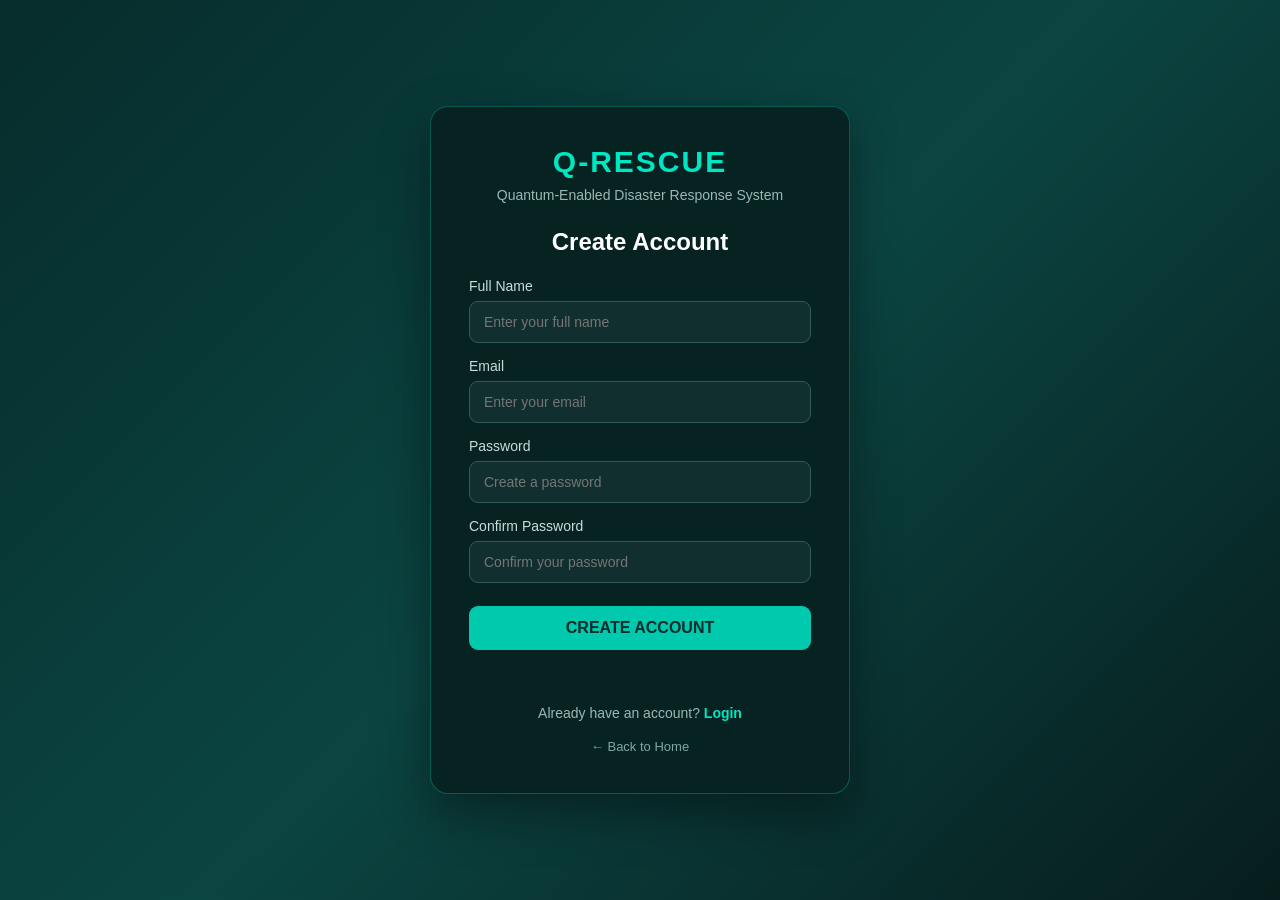
<file: frontend/signup.html>
<!DOCTYPE html>
<html lang="en">
<head>
    <meta charset="UTF-8">
    <meta name="viewport" content="width=device-width, initial-scale=1.0">
    <title>Q-RESCUE | Create Account</title>

    <style>
        * {
            margin: 0;
            padding: 0;
            box-sizing: border-box;
            font-family: Arial, sans-serif;
        }

        body {
            min-height: 100vh;
            background: linear-gradient(135deg, #062c2b, #0b4542, #071d1d);
            display: flex;
            align-items: center;
            justify-content: center;
            color: white;
            padding: 20px;
        }

        .signup-container {
            width: 420px;
            padding: 38px;
            background: rgba(7, 35, 34, 0.96);
            border: 1px solid rgba(0, 255, 220, 0.25);
            border-radius: 18px;
            box-shadow: 0 20px 50px rgba(0, 0, 0, 0.4);
        }

        .logo {
            text-align: center;
            font-size: 30px;
            font-weight: bold;
            letter-spacing: 2px;
            color: #00e6c3;
            margin-bottom: 8px;
        }

        .subtitle {
            text-align: center;
            color: #9bb8b5;
            font-size: 14px;
            margin-bottom: 25px;
        }

        h2 {
            text-align: center;
            margin-bottom: 22px;
            font-size: 24px;
        }

        .input-group {
            margin-bottom: 15px;
        }

        label {
            display: block;
            margin-bottom: 7px;
            color: #c7dcda;
            font-size: 14px;
        }

        input {
            width: 100%;
            padding: 12px 14px;
            border: 1px solid #315957;
            border-radius: 9px;
            background: #102f2e;
            color: white;
            outline: none;
            font-size: 14px;
        }

        input:focus {
            border-color: #00e6c3;
            box-shadow: 0 0 8px rgba(0, 230, 195, 0.15);
        }

        .signup-btn {
            width: 100%;
            padding: 13px;
            margin-top: 8px;
            border: none;
            border-radius: 9px;
            background: #00c9ad;
            color: #062c2b;
            font-size: 16px;
            font-weight: bold;
            cursor: pointer;
            transition: 0.3s;
        }

        .signup-btn:hover {
            background: #00e6c3;
            transform: translateY(-1px);
        }

        .signup-btn:disabled {
            opacity: 0.6;
            cursor: not-allowed;
            transform: none;
        }

        .message {
            text-align: center;
            margin-top: 15px;
            font-size: 14px;
            min-height: 18px;
        }

        .login-text {
            text-align: center;
            margin-top: 22px;
            color: #9bb8b5;
            font-size: 14px;
        }

        .login-text a {
            color: #00e6c3;
            text-decoration: none;
            font-weight: bold;
        }

        .login-text a:hover {
            text-decoration: underline;
        }

        .back-home {
            text-align: center;
            margin-top: 16px;
        }

        .back-home a {
            color: #7fa7a3;
            text-decoration: none;
            font-size: 13px;
        }

        .back-home a:hover {
            color: #00e6c3;
        }

        @media (max-width: 480px) {
            .signup-container {
                width: 95%;
                padding: 30px 25px;
            }
        }
    </style>
</head>

<body>

    <div class="signup-container">

        <div class="logo">Q-RESCUE</div>

        <div class="subtitle">
            Quantum-Enabled Disaster Response System
        </div>

        <h2>Create Account</h2>

        <form id="signupForm">

            <div class="input-group">
                <label for="name">Full Name</label>
                <input
                    type="text"
                    id="name"
                    placeholder="Enter your full name"
                    required
                >
            </div>

            <div class="input-group">
                <label for="email">Email</label>
                <input
                    type="email"
                    id="email"
                    placeholder="Enter your email"
                    required
                >
            </div>

            <div class="input-group">
                <label for="password">Password</label>
                <input
                    type="password"
                    id="password"
                    placeholder="Create a password"
                    minlength="6"
                    required
                >
            </div>

            <div class="input-group">
                <label for="confirmPassword">Confirm Password</label>
                <input
                    type="password"
                    id="confirmPassword"
                    placeholder="Confirm your password"
                    minlength="6"
                    required
                >
            </div>

            <button type="submit" class="signup-btn" id="signupBtn">
                CREATE ACCOUNT
            </button>

        </form>

        <div id="message" class="message"></div>

        <div class="login-text">
            Already have an account?
            <a href="login.html">Login</a>
        </div>

        <div class="back-home">
            <a href="index.html">← Back to Home</a>
        </div>

    </div>

    <script>
        document.getElementById("signupForm").addEventListener("submit", async function(event) {

            event.preventDefault();

            const name = document.getElementById("name").value.trim();
            const email = document.getElementById("email").value.trim();
            const password = document.getElementById("password").value;
            const confirmPassword = document.getElementById("confirmPassword").value;

            const message = document.getElementById("message");
            const signupBtn = document.getElementById("signupBtn");

            // Check passwords
            if (password !== confirmPassword) {
                message.style.color = "#ff7070";
                message.textContent = "Passwords do not match.";
                return;
            }

            // Disable button while request is running
            signupBtn.disabled = true;
            signupBtn.textContent = "CREATING ACCOUNT...";
            message.style.color = "#9bb8b5";
            message.textContent = "Creating your account...";

            try {

                const response = await fetch(
                    "https://q-rescue2.onrender.com/api/signup",
                    {
                        method: "POST",
                        headers: {
                            "Content-Type": "application/json"
                        },
                        body: JSON.stringify({
                            full_name: name,
                            email: email,
                            password: password
                        })
                    }
                );

                const data = await response.json();

                if (response.ok && data.success) {

                    message.style.color = "#00e6c3";
                    message.textContent = "Account created successfully!";

                    document.getElementById("signupForm").reset();

                    setTimeout(() => {
                        window.location.href = "login.html";
                    }, 1200);

                } else {

                    message.style.color = "#ff7070";
                    message.textContent =
                        data.message || "Unable to create account.";

                    signupBtn.disabled = false;
                    signupBtn.textContent = "CREATE ACCOUNT";
                }

            } catch (error) {

                console.error("Signup error:", error);

                message.style.color = "#ff7070";
                message.textContent =
                    "Unable to connect to the server.";

                signupBtn.disabled = false;
                signupBtn.textContent = "CREATE ACCOUNT";
            }

        });
    </script>

</body>
</html>
</file>
<file: frontend/style.css>
* {
    margin: 0;
    padding: 0;
    box-sizing: border-box;
}

html {
    scroll-behavior: smooth;
}

body {
    font-family: Arial, Helvetica, sans-serif;
    background: #07111f;
    color: #f5f7fa;
    line-height: 1.6;
}


/* ================= NAVBAR ================= */

.navbar {
    height: 76px;
    padding: 0 7%;
    display: flex;
    align-items: center;
    justify-content: space-between;
    background: #07111f;
    border-bottom: 1px solid #1b2b40;
    position: sticky;
    top: 0;
    z-index: 100;
}

.logo {
    font-size: 25px;
    font-weight: 800;
    letter-spacing: 1px;
}

.logo span {
    color: #35d0ba;
}

.nav-links {
    display: flex;
    gap: 35px;
}

.nav-links a {
    color: #b8c5d6;
    text-decoration: none;
    font-size: 15px;
}

.nav-links a:hover {
    color: #35d0ba;
}

.dashboard-btn {
    border: 1px solid #35d0ba;
    background: transparent;
    color: #35d0ba;
    padding: 11px 20px;
    border-radius: 7px;
    cursor: pointer;
}


/* ================= HERO ================= */

.hero {
    min-height: 650px;
    padding: 100px 7%;
    display: flex;
    align-items: center;
    justify-content: space-between;
    gap: 70px;
    background:
        radial-gradient(circle at 80% 30%, #123c4b 0%, transparent 35%),
        #07111f;
}

.hero-content {
    max-width: 720px;
}

.badge {
    display: inline-block;
    padding: 8px 15px;
    border: 1px solid #28566a;
    border-radius: 30px;
    color: #61d8ca;
    font-size: 13px;
    margin-bottom: 25px;
}

.hero h1 {
    font-size: 58px;
    line-height: 1.08;
    margin-bottom: 25px;
}

.hero h1 span {
    color: #35d0ba;
}

.hero p {
    color: #aab8c9;
    font-size: 18px;
    max-width: 650px;
}

.hero-buttons {
    margin-top: 35px;
    display: flex;
    gap: 15px;
}

.primary-btn,
.secondary-btn {
    padding: 14px 22px;
    border-radius: 7px;
    cursor: pointer;
    font-size: 15px;
}

.primary-btn {
    background: #35d0ba;
    border: none;
    color: #041016;
    font-weight: bold;
}

.secondary-btn {
    background: transparent;
    color: white;
    border: 1px solid #415268;
}


/* ================= STATUS CARD ================= */

.status-card {
    width: 350px;
    padding: 25px;
    border: 1px solid #294055;
    background: #0b1929;
    border-radius: 14px;
    box-shadow: 0 20px 50px rgba(0, 0, 0, 0.3);
}

.status-header {
    padding-bottom: 20px;
    border-bottom: 1px solid #23364b;
    font-size: 13px;
    color: #9eb0c4;
}

.live-dot {
    width: 8px;
    height: 8px;
    background: #35d0ba;
    display: inline-block;
    border-radius: 50%;
    margin-right: 7px;
}

.online {
    float: right;
    color: #35d0ba;
}

.status-line {
    display: flex;
    justify-content: space-between;
    padding: 17px 0;
    border-bottom: 1px solid #172a3d;
    color: #aebccc;
}

.status-line strong {
    color: #35d0ba;
    font-size: 13px;
}


/* ================= SECTIONS ================= */

.problem-section,
.features-section,
.impact-section {
    padding: 100px 7%;
}

.section-heading {
    max-width: 750px;
    margin-bottom: 50px;
}

.small-title {
    color: #35d0ba;
    font-size: 13px;
    font-weight: bold;
    letter-spacing: 2px;
    margin-bottom: 12px;
}

.section-heading h2 {
    font-size: 40px;
    line-height: 1.2;
    margin-bottom: 18px;
}

.section-heading p {
    color: #9eafc2;
}


/* ================= STATS ================= */

.stats {
    display: grid;
    grid-template-columns: repeat(4, 1fr);
    gap: 20px;
}

.stat-card {
    background: #0b1929;
    border: 1px solid #24394e;
    padding: 30px;
    border-radius: 12px;
}

.stat-card h3 {
    color: #35d0ba;
    font-size: 30px;
}

.stat-card p {
    color: #9eafc2;
}


/* ================= FEATURES ================= */

.features-section {
    background: #091625;
}

.feature-grid {
    display: grid;
    grid-template-columns: repeat(4, 1fr);
    gap: 20px;
}

.feature-card {
    padding: 30px;
    background: #0c1b2c;
    border: 1px solid #263d53;
    border-radius: 12px;
    transition: 0.3s;
}

.feature-card:hover {
    transform: translateY(-6px);
    border-color: #35d0ba;
}

.feature-icon {
    font-size: 32px;
    margin-bottom: 20px;
}

.feature-card h3 {
    margin-bottom: 10px;
}

.feature-card p {
    color: #9eafc2;
    font-size: 14px;
}


/* ================= QUANTUM ================= */

.quantum-section {
    padding: 110px 7%;
    background: #06101c;
}

.quantum-content {
    max-width: 1100px;
    margin: auto;
}

.quantum-content h2 {
    font-size: 45px;
    max-width: 700px;
    line-height: 1.2;
}

.quantum-content h2 span {
    color: #35d0ba;
}

.quantum-content > p {
    color: #9eafc2;
    max-width: 700px;
    margin-top: 20px;
}

.quantum-flow {
    display: flex;
    align-items: center;
    justify-content: space-between;
    margin-top: 55px;
    gap: 15px;
}

.quantum-flow div:not(.arrow) {
    background: #0c1d2d;
    border: 1px solid #2a4056;
    padding: 22px;
    border-radius: 10px;
    text-align: center;
    min-width: 180px;
}

.quantum-flow strong {
    display: block;
    color: #35d0ba;
    font-size: 22px;
}

.quantum-flow span {
    display: block;
    margin-top: 8px;
    color: #c1ccda;
}

.arrow {
    color: #35d0ba;
    font-size: 25px;
}


/* ================= IMPACT ================= */

.impact-grid {
    display: grid;
    grid-template-columns: repeat(3, 1fr);
    gap: 25px;
}

.impact-grid div {
    padding: 30px;
    border-left: 3px solid #35d0ba;
    background: #0b1929;
}

.impact-grid h3 {
    margin-bottom: 10px;
}

.impact-grid p {
    color: #9eafc2;
}


/* ================= FOOTER ================= */

footer {
    padding: 45px 7%;
    background: #050c15;
    border-top: 1px solid #1c2d40;
}

footer p {
    color: #8798aa;
    margin-top: 10px;
}

.footer-note {
    font-size: 12px;
}


/* ================= MOBILE ================= */

@media (max-width: 900px) {

    .nav-links {
        display: none;
    }

    .hero {
        flex-direction: column;
        padding-top: 70px;
    }

    .hero h1 {
        font-size: 42px;
    }

    .status-card {
        width: 100%;
    }

    .stats,
    .feature-grid,
    .impact-grid {
        grid-template-columns: 1fr 1fr;
    }

    .quantum-flow {
        flex-wrap: wrap;
    }

    .arrow {
        display: none;
    }
}


@media (max-width: 600px) {

    .stats,
    .feature-grid,
    .impact-grid {
        grid-template-columns: 1fr;
    }

    .dashboard-btn {
        display: none;
    }

    .hero-buttons {
        flex-direction: column;
    }
}
/* ================= DASHBOARD ================= */

.dashboard-header {
    padding: 70px 7% 40px;
    display: flex;
    justify-content: space-between;
    align-items: center;
    gap: 30px;
}

.dashboard-header h1 {
    font-size: 42px;
    margin-bottom: 10px;
}

.dashboard-header p {
    color: #9eafc2;
}

.emergency-status {
    padding: 13px 18px;
    border: 1px solid #28566a;
    border-radius: 8px;
    color: #35d0ba;
    font-size: 13px;
}

.dashboard-section {
    padding: 25px 7% 60px;
}

.dashboard-grid {
    display: grid;
    grid-template-columns: repeat(4, 1fr);
    gap: 18px;
}

.dashboard-card {
    background: #0b1929;
    border: 1px solid #263d53;
    padding: 25px;
    border-radius: 12px;
}

.dashboard-card p {
    color: #879aae;
    font-size: 12px;
    letter-spacing: 1px;
}

.dashboard-card h2 {
    margin: 10px 0;
    font-size: 28px;
}

.dashboard-card span {
    color: #879aae;
    font-size: 13px;
}

.warning {
    color: #ffb347 !important;
}

.success {
    color: #35d0ba !important;
}


/* ================= MAIN DASHBOARD ================= */

.main-dashboard {
    display: grid;
    grid-template-columns: 2fr 1fr;
    gap: 20px;
}

.map-card,
.alerts-card {
    background: #0b1929;
    border: 1px solid #263d53;
    border-radius: 12px;
    padding: 25px;
}

.card-header {
    display: flex;
    justify-content: space-between;
    align-items: center;
    margin-bottom: 22px;
}

.card-header h2 {
    margin-top: 5px;
}

.map-status {
    padding: 6px 12px;
    border-radius: 20px;
    background: #12382f;
    color: #35d0ba;
    font-size: 11px;
}


/* ================= MAP ================= */

.fake-map {
    height: 380px;
    position: relative;
    overflow: hidden;
    border-radius: 10px;
    background:
        linear-gradient(135deg, #102c3d, #09202b);
    border: 1px solid #294559;
}

.fake-map::before {
    content: "COASTAL ANDHRA PRADESH";
    position: absolute;
    top: 20px;
    left: 20px;
    color: #557286;
    font-size: 13px;
    letter-spacing: 2px;
}

.map-label {
    position: absolute;
    padding: 8px 12px;
    border-radius: 6px;
    background: #081521;
    border: 1px solid #33495c;
    font-size: 11px;
}

.label-one {
    top: 100px;
    left: 80px;
}

.label-two {
    top: 200px;
    left: 280px;
}

.label-three {
    bottom: 70px;
    right: 80px;
}

.map-location {
    position: absolute;
    font-size: 25px;
}

.location-one {
    top: 140px;
    left: 170px;
}

.location-two {
    top: 245px;
    left: 380px;
}

.location-three {
    bottom: 90px;
    right: 170px;
}

.map-road {
    position: absolute;
    height: 2px;
    background: #456074;
    transform-origin: left;
}

.road-one {
    width: 300px;
    top: 170px;
    left: 180px;
    transform: rotate(25deg);
}

.road-two {
    width: 250px;
    top: 260px;
    left: 380px;
    transform: rotate(-20deg);
}


/* ================= ALERTS ================= */

.alert-item {
    padding: 18px;
    margin-bottom: 12px;
    border-radius: 8px;
    background: #091521;
    border-left: 3px solid #777;
}

.alert-item strong {
    font-size: 12px;
}

.alert-item p {
    color: #a6b4c3;
    margin: 6px 0;
    font-size: 13px;
}

.alert-item small {
    color: #68798a;
}

.alert-item.high {
    border-left-color: #ff6262;
}

.alert-item.medium {
    border-left-color: #ffb347;
}

.alert-item.info {
    border-left-color: #4fa8d8;
}


/* ================= RESOURCES ================= */

.resource-grid {
    display: grid;
    grid-template-columns: repeat(4, 1fr);
    gap: 18px;
}

.resource-card {
    background: #0b1929;
    border: 1px solid #263d53;
    padding: 25px;
    border-radius: 12px;
}

.resource-icon {
    font-size: 28px;
}

.resource-card h3 {
    margin-top: 15px;
}

.resource-card h2 {
    margin: 5px 0 15px;
}

.resource-card p {
    color: #879aae;
    font-size: 12px;
}

.progress {
    height: 6px;
    background: #1d2d3e;
    border-radius: 10px;
    overflow: hidden;
}

.progress div {
    height: 100%;
    background: #35d0ba;
}


/* ================= EVACUATION ================= */

.evacuation-section {
    padding: 90px 7%;
    background: #091625;
}

.evacuation-panel {
    display: flex;
    align-items: end;
    gap: 20px;
    background: #0b1929;
    padding: 30px;
    border: 1px solid #263d53;
    border-radius: 12px;
}

.input-group {
    flex: 1;
}

.input-group label {
    display: block;
    color: #8fa1b3;
    font-size: 13px;
    margin-bottom: 8px;
}

.input-group select {
    width: 100%;
    padding: 13px;
    background: #07111f;
    border: 1px solid #344a60;
    border-radius: 6px;
    color: white;
}

.route-result {
    margin-top: 20px;
    padding: 25px;
    background: #0b1929;
    border: 1px solid #2c5a58;
    border-radius: 12px;
}

.route-result p {
    color: #9eafc2;
    margin-top: 8px;
}

.route-details {
    display: grid;
    grid-template-columns: repeat(3, 1fr);
    gap: 15px;
    margin-top: 20px;
}

.route-details div {
    padding: 15px;
    background: #07111f;
    border-radius: 7px;
}

.route-details span {
    display: block;
    color: #8293a6;
    font-size: 12px;
}

.route-details strong {
    display: block;
    margin-top: 5px;
}

.optimization-note {
    margin-top: 20px !important;
    color: #35d0ba !important;
}


/* ================= QUANTUM ENGINE ================= */

.quantum-engine {
    padding: 80px 7%;
    text-align: center;
    background: #06101c;
}

.quantum-engine h2 {
    margin: 15px auto 25px;
    font-size: 30px;
}

.quantum-status {
    display: inline-block;
    padding: 12px 20px;
    border: 1px solid #28566a;
    border-radius: 30px;
    color: #35d0ba;
    font-size: 13px;
}


/* ================= RESPONSIVE ================= */

@media (max-width: 900px) {

    .dashboard-grid,
    .resource-grid {
        grid-template-columns: 1fr 1fr;
    }

    .main-dashboard {
        grid-template-columns: 1fr;
    }

    .dashboard-header {
        flex-direction: column;
        align-items: flex-start;
    }

    .evacuation-panel {
        flex-direction: column;
        align-items: stretch;
    }
}


@media (max-width: 600px) {

    .dashboard-grid,
    .resource-grid,
    .route-details {
        grid-template-columns: 1fr;
    }

    .dashboard-header h1 {
        font-size: 32px;
    }
}
/* ================= REAL DISASTER MAP ================= */

#disasterMap {
    width: 100%;
    height: 380px;
    border-radius: 10px;
    overflow: hidden;
    border: 1px solid #294559;
}

/* Leaflet popup */

.leaflet-popup-content-wrapper {
    background: #0b1929;
    color: white;
}

.leaflet-popup-tip {
    background: #0b1929;
}

.map-popup h3 {
    margin-bottom: 8px;
    color: #35d0ba;
}

.map-popup p {
    margin: 4px 0;
    color: #b7c4d3;
}

.risk-high {
    color: #ff6262;
    font-weight: bold;
}

.risk-medium {
    color: #ffb347;
    font-weight: bold;
}

.risk-low {
    color: #35d0ba;
    font-weight: bold;
}
/* ============================= */
/* REPORTS PAGE */
/* ============================= */

.reports-container {
    max-width: 1200px;
    margin: auto;
    padding: 120px 30px 60px;
}

.report-grid {
    display: grid;
    grid-template-columns:
        repeat(4, 1fr);
    gap: 20px;
    margin: 35px 0;
}

.report-card {
    background: #102936;
    border: 1px solid #294559;
    border-radius: 14px;
    padding: 24px;
}

.report-icon {
    font-size: 28px;
}

.report-card p {
    color: #9db0bb;
    margin: 14px 0 5px;
}

.report-card h2 {
    font-size: 30px;
    margin: 0 0 10px;
}

.report-label {
    font-size: 11px;
    color: #65d6c4;
}

.report-label.high {
    color: #ff7d7d;
}

.report-section {
    background: #102936;
    border: 1px solid #294559;
    border-radius: 14px;
    padding: 28px;
    margin-top: 25px;
}

.report-section-header {
    display: flex;
    justify-content: space-between;
    align-items: center;
    margin-bottom: 25px;
}

.status-badge,
.quantum-badge {
    border: 1px solid #65d6c4;
    color: #65d6c4;
    padding: 7px 12px;
    border-radius: 20px;
    font-size: 11px;
}

.report-table {
    border: 1px solid #294559;
    border-radius: 10px;
    overflow: hidden;
}

.table-row {
    display: grid;
    grid-template-columns: 1fr 1fr;
    padding: 16px;
    border-bottom: 1px solid #294559;
}

.table-row:last-child {
    border-bottom: none;
}

.table-header {
    background: #0c202b;
    color: #8fa5b0;
}

.high-text {
    color: #ff7777;
}


/* RESOURCE REPORT */

.resource-report-grid {
    display: grid;
    grid-template-columns:
        repeat(2, 1fr);
    gap: 20px;
}

.resource-report-item {
    background: #0c202b;
    padding: 18px;
    border-radius: 10px;
}

.resource-report-item span {
    color: #c6d4da;
}

.resource-report-item strong {
    float: right;
}

.report-progress {
    height: 7px;
    background: #263e4b;
    border-radius: 10px;
    margin-top: 12px;
    overflow: hidden;
}

.report-progress div {
    height: 100%;
    background: #65d6c4;
}


/* SHELTER REPORT */

.shelter-report-grid {
    display: grid;
    grid-template-columns:
        repeat(3, 1fr);
    gap: 18px;
}

.shelter-report-card {
    background: #0c202b;
    padding: 20px;
    border-radius: 10px;
}

.shelter-report-card p {
    color: #9db0bb;
}

.shelter-report-card strong {
    color: #65d6c4;
}

.total-capacity {
    margin-top: 20px;
    padding: 18px;
    border: 1px dashed #3e6576;
    border-radius: 10px;
}

.total-capacity strong {
    color: #65d6c4;
}


/* QUANTUM REPORT */

.optimization-report {
    display: grid;
    gap: 12px;
}

.optimization-report div {
    display: flex;
    justify-content: space-between;
    padding: 16px;
    background: #0c202b;
    border-radius: 8px;
}

.optimization-report strong {
    color: #65d6c4;
}

.optimization-result {
    margin-top: 20px;
    display: flex;
    align-items: center;
    gap: 20px;
    padding: 20px;
    border: 1px solid #365c6c;
    border-radius: 10px;
}

.optimization-result strong {
    font-size: 38px;
    color: #65d6c4;
}

.optimization-result span {
    color: #b4c4ca;
}

.report-note {
    margin-top: 20px;
    color: #9db0bb;
    line-height: 1.6;
}


/* EVACUATION REPORT */

.evacuation-report {
    display: grid;
    gap: 12px;
}

.evacuation-report-row {
    display: grid;
    grid-template-columns:
        1fr 1fr auto;
    align-items: center;
    padding: 16px;
    background: #0c202b;
    border-radius: 8px;
}

.evacuation-report-row strong {
    color: #65d6c4;
}

.evacuation-report-row em {
    font-size: 11px;
    color: #ff8888;
    font-style: normal;
}


/* GENERATE */

.generate-report {
    text-align: center;
    margin-top: 30px;
    padding: 35px;
    background: #102936;
    border: 1px solid #294559;
    border-radius: 14px;
}

.generate-report p {
    color: #9db0bb;
}

.report-generated {
    margin-top: 20px;
    padding: 15px;
    color: #65d6c4;
    border: 1px solid #65d6c4;
    border-radius: 8px;
}


/* RESPONSIVE */

@media (max-width: 900px) {

    .report-grid {
        grid-template-columns:
            repeat(2, 1fr);
    }

    .shelter-report-grid {
        grid-template-columns: 1fr;
    }

}

@media (max-width: 600px) {

    .reports-container {
        padding: 100px 15px 40px;
    }

    .report-grid,
    .resource-report-grid {
        grid-template-columns: 1fr;
    }

    .table-row {
        grid-template-columns: 1fr;
        gap: 8px;
    }

    .evacuation-report-row {
        grid-template-columns: 1fr;
        gap: 8px;
    }

}
</file>
